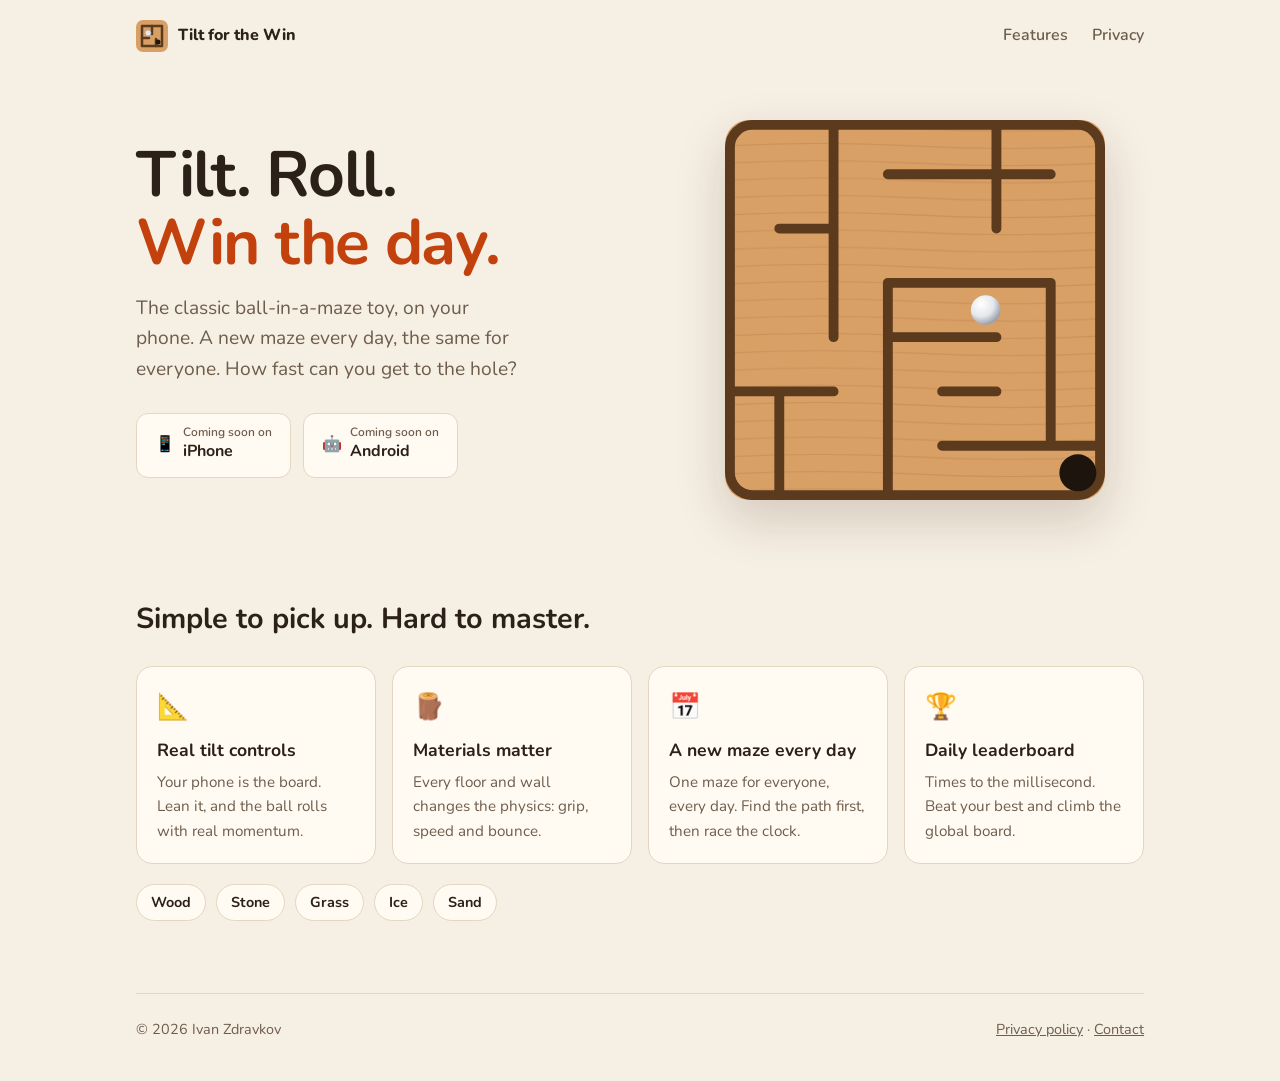
<file: index.html>
<!doctype html>
<html lang="en">
<head>
  <meta charset="utf-8">
  <meta name="viewport" content="width=device-width, initial-scale=1">
  <title>Tilt for the Win — a daily ball-in-a-maze game</title>
  <meta name="description" content="Tilt your phone to roll the ball through the maze. Wood, grass, stone and ice all play differently. A new maze every day and a global daily leaderboard. Coming soon to iOS and Android.">
  <meta property="og:title" content="Tilt for the Win">
  <meta property="og:description" content="The classic ball-in-a-maze toy, reinvented. A new maze every day. Coming soon to iOS and Android.">
  <meta property="og:url" content="https://tilt-for-the-win.zdravkov.dev/">
  <meta property="og:type" content="website">
  <meta name="theme-color" content="#d9a066">
  <link rel="icon" href="favicon.svg" type="image/svg+xml">
  <link rel="preconnect" href="https://fonts.googleapis.com">
  <link rel="preconnect" href="https://fonts.gstatic.com" crossorigin>
  <link href="https://fonts.googleapis.com/css2?family=Nunito:wght@400;600;700;800&display=swap" rel="stylesheet">
  <link rel="stylesheet" href="style.css">
</head>
<body>
  <div class="wrap">
    <header class="site">
      <a class="brand" href="/"><img src="favicon.svg" alt=""> Tilt for the Win</a>
      <nav>
        <a href="#features">Features</a>
        <a href="privacy.html">Privacy</a>
      </nav>
    </header>

    <main>
      <section class="hero">
        <div>
          <h1>Tilt. Roll.<br><span>Win the day.</span></h1>
          <p class="lead">The classic ball-in-a-maze toy, on your phone. A new maze every day, the same for everyone. How fast can you get to the hole?</p>
          <div class="badges" aria-label="Platforms">
            <span class="badge"><span aria-hidden="true">📱</span><span><small>Coming soon on</small>iPhone</span></span>
            <span class="badge"><span aria-hidden="true">🤖</span><span><small>Coming soon on</small>Android</span></span>
          </div>
        </div>

        <div class="board-stage" aria-hidden="true">
          <div class="board">
            <svg viewBox="0 0 308 308" xmlns="http://www.w3.org/2000/svg">
              <defs>
                <pattern id="grain" width="308" height="14" patternUnits="userSpaceOnUse">
                  <rect width="308" height="14" style="fill:var(--wood)"/>
                  <path d="M0 7 Q77 3 154 7 T308 7" style="stroke:var(--wood-dark)" stroke-opacity=".18" fill="none"/>
                </pattern>
                <radialGradient id="ballShade" cx="35%" cy="30%" r="70%">
                  <stop offset="0%" stop-color="#ffffff"/>
                  <stop offset="60%" style="stop-color:var(--ball)"/>
                  <stop offset="100%" style="stop-color:var(--ball-shade)"/>
                </radialGradient>
              </defs>
              <rect width="308" height="308" fill="url(#grain)"/>
              <g style="stroke:var(--wall)" stroke-width="8" stroke-linecap="round" fill="none">
                <rect x="4" y="4" width="300" height="300" rx="18"/>
                <path d="M132 132H264M264 132V264M132 176H220M132 132V220M176 220H220M132 220V304M176 264H304"/>
                <path d="M88 4V176M44 88H88M44 220V304M132 44H264M220 4V88M4 220H88"/>
              </g>
              <circle cx="286" cy="286" r="15" style="fill:var(--hole)"/>
              <circle class="ball" r="12" fill="url(#ballShade)">
                <animateMotion dur="8s" repeatCount="indefinite" calcMode="linear"
                  path="M154 154 H242 V242 H154 V286 H286" keyPoints="0;0;1;1" keyTimes="0;0.05;0.85;1"/>
                <animate attributeName="r" dur="8s" repeatCount="indefinite" values="12;12;7;7" keyTimes="0;0.85;0.92;1"/>
                <animate attributeName="opacity" dur="8s" repeatCount="indefinite" values="1;1;0;0" keyTimes="0;0.85;0.92;1"/>
              </circle>
            </svg>
          </div>
        </div>
      </section>

      <section class="features" id="features">
        <h2>Simple to pick up. Hard to master.</h2>
        <div class="grid">
          <div class="card">
            <div class="icon" aria-hidden="true">📐</div>
            <h3>Real tilt controls</h3>
            <p>Your phone is the board. Lean it, and the ball rolls with real momentum.</p>
          </div>
          <div class="card">
            <div class="icon" aria-hidden="true">🪵</div>
            <h3>Materials matter</h3>
            <p>Every floor and wall changes the physics: grip, speed and bounce.</p>
          </div>
          <div class="card">
            <div class="icon" aria-hidden="true">📅</div>
            <h3>A new maze every day</h3>
            <p>One maze for everyone, every day. Find the path first, then race the clock.</p>
          </div>
          <div class="card">
            <div class="icon" aria-hidden="true">🏆</div>
            <h3>Daily leaderboard</h3>
            <p>Times to the millisecond. Beat your best and climb the global board.</p>
          </div>
        </div>
        <div class="materials" aria-label="Materials">
          <span class="chip">Wood</span><span class="chip">Stone</span><span class="chip">Grass</span><span class="chip">Ice</span><span class="chip">Sand</span>
        </div>
      </section>
    </main>

    <footer class="site">
      <span>© 2026 Ivan Zdravkov</span>
      <span><a href="privacy.html">Privacy policy</a> · <a href="mailto:ivan@zdravkov.dev">Contact</a></span>
    </footer>
  </div>
  <script>
    // Respect reduced-motion: freeze the ball in the centre of the board.
    if (window.matchMedia("(prefers-reduced-motion: reduce)").matches) {
      document.querySelectorAll(".ball animate, .ball animateMotion").forEach(function (a) { a.remove(); });
      var ball = document.querySelector(".ball");
      if (ball) ball.setAttribute("transform", "translate(154 154)");
    }
  </script>
</body>
</html>
</file>
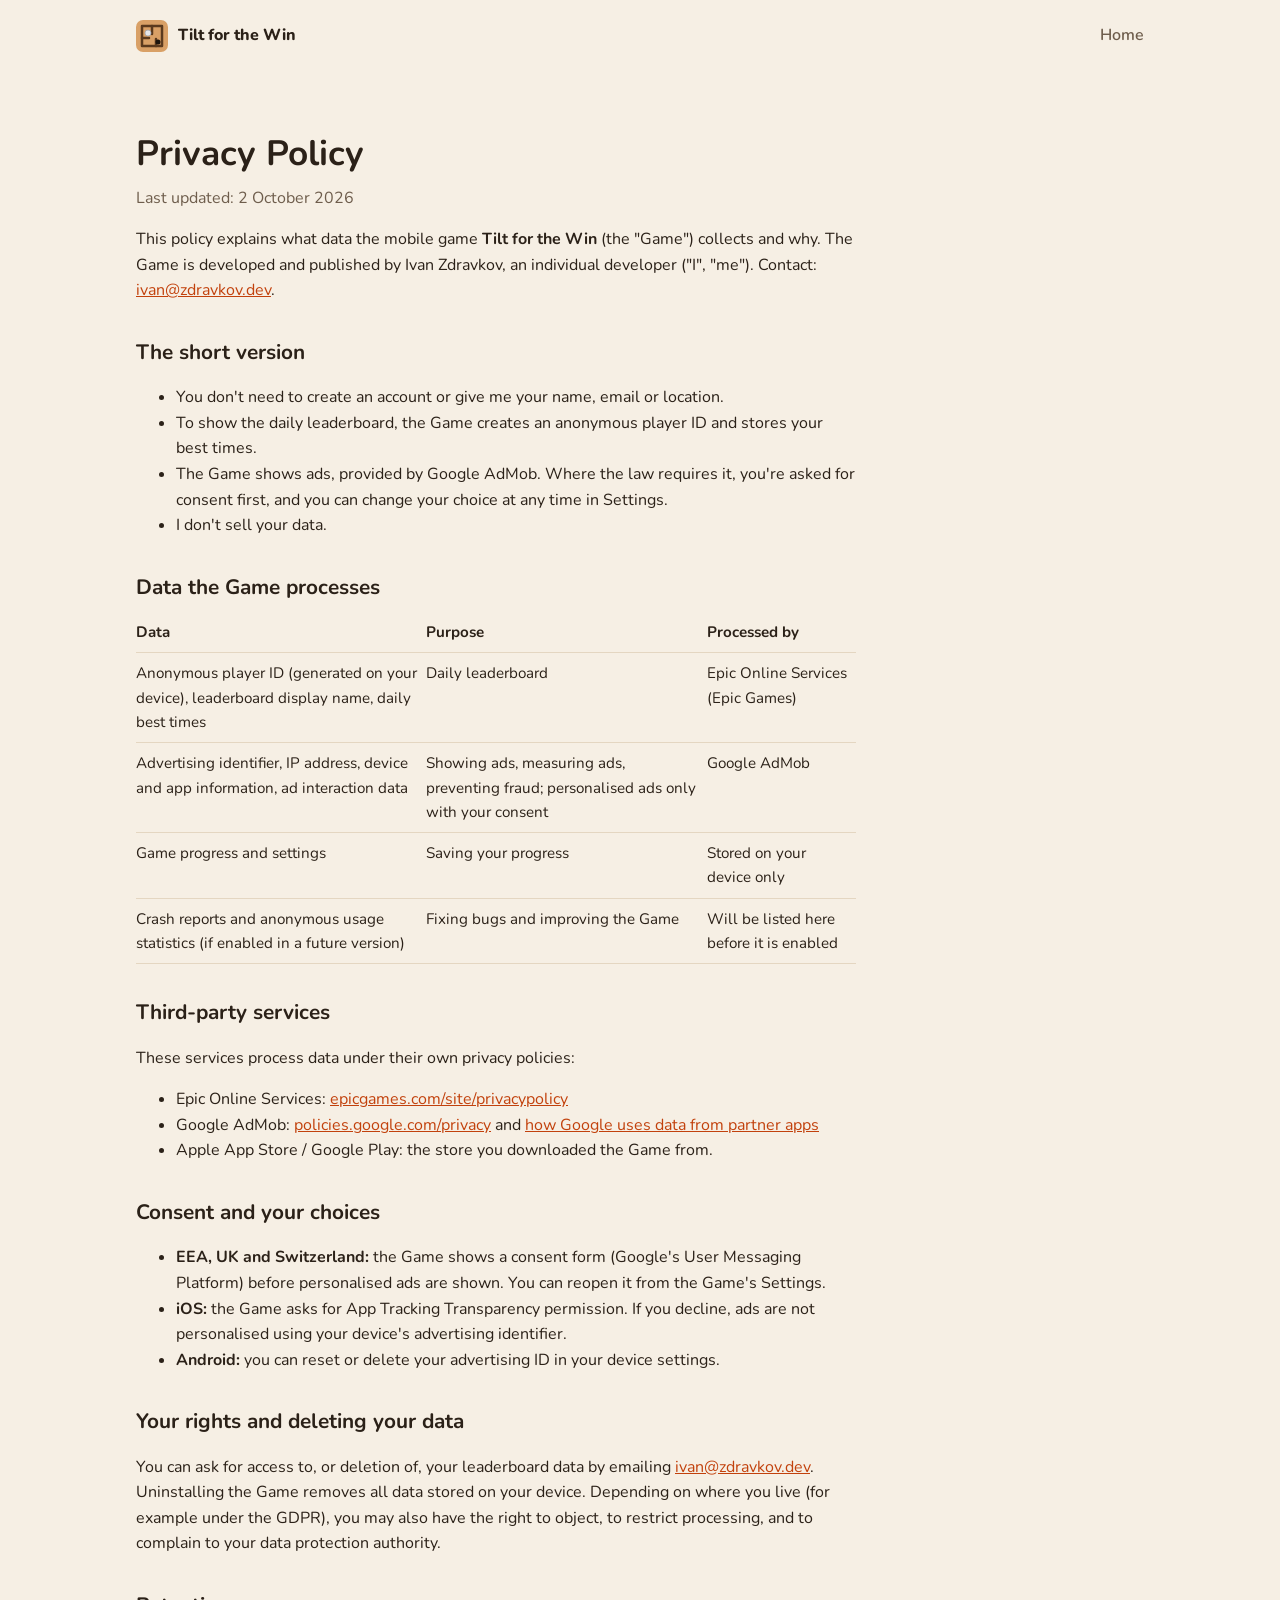
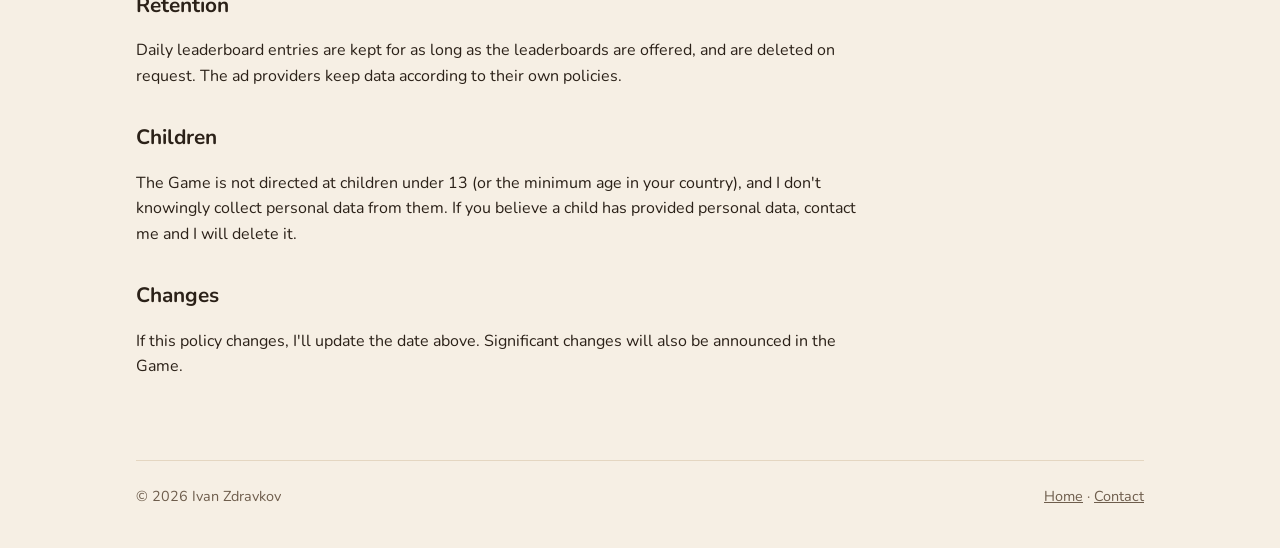
<file: privacy.html>
<!doctype html>
<html lang="en">
<head>
  <meta charset="utf-8">
  <meta name="viewport" content="width=device-width, initial-scale=1">
  <title>Privacy Policy — Tilt for the Win</title>
  <meta name="description" content="Privacy policy for the Tilt for the Win mobile game.">
  <link rel="icon" href="favicon.svg" type="image/svg+xml">
  <link rel="preconnect" href="https://fonts.googleapis.com">
  <link rel="preconnect" href="https://fonts.gstatic.com" crossorigin>
  <link href="https://fonts.googleapis.com/css2?family=Nunito:wght@400;600;700;800&display=swap" rel="stylesheet">
  <link rel="stylesheet" href="style.css">
</head>
<body>
  <div class="wrap">
    <header class="site">
      <a class="brand" href="/"><img src="favicon.svg" alt=""> Tilt for the Win</a>
      <nav><a href="/">Home</a></nav>
    </header>

    <article class="doc">
      <h1>Privacy Policy</h1>
      <p class="meta">Last updated: 2 October 2026</p>

      <p>This policy explains what data the mobile game <strong>Tilt for the Win</strong> (the "Game") collects and why.
        The Game is developed and published by Ivan Zdravkov, an individual developer ("I", "me").
        Contact: <a href="mailto:ivan@zdravkov.dev">ivan@zdravkov.dev</a>.</p>

      <h2>The short version</h2>
      <ul>
        <li>You don't need to create an account or give me your name, email or location.</li>
        <li>To show the daily leaderboard, the Game creates an anonymous player ID and stores your best times.</li>
        <li>The Game shows ads, provided by Google AdMob. Where the law requires it, you're asked for consent first, and you can change your choice at any time in Settings.</li>
        <li>I don't sell your data.</li>
      </ul>

      <h2>Data the Game processes</h2>
      <table>
        <thead><tr><th>Data</th><th>Purpose</th><th>Processed by</th></tr></thead>
        <tbody>
          <tr><td>Anonymous player ID (generated on your device), leaderboard display name, daily best times</td>
              <td>Daily leaderboard</td><td>Epic Online Services (Epic Games)</td></tr>
          <tr><td>Advertising identifier, IP address, device and app information, ad interaction data</td>
              <td>Showing ads, measuring ads, preventing fraud; personalised ads only with your consent</td><td>Google AdMob</td></tr>
          <tr><td>Game progress and settings</td>
              <td>Saving your progress</td><td>Stored on your device only</td></tr>
          <tr><td>Crash reports and anonymous usage statistics (if enabled in a future version)</td>
              <td>Fixing bugs and improving the Game</td><td>Will be listed here before it is enabled</td></tr>
        </tbody>
      </table>

      <h2>Third-party services</h2>
      <p>These services process data under their own privacy policies:</p>
      <ul>
        <li>Epic Online Services: <a href="https://www.epicgames.com/site/privacypolicy">epicgames.com/site/privacypolicy</a></li>
        <li>Google AdMob: <a href="https://policies.google.com/privacy">policies.google.com/privacy</a> and
          <a href="https://policies.google.com/technologies/partner-sites">how Google uses data from partner apps</a></li>
        <li>Apple App Store / Google Play: the store you downloaded the Game from.</li>
      </ul>

      <h2>Consent and your choices</h2>
      <ul>
        <li><strong>EEA, UK and Switzerland:</strong> the Game shows a consent form (Google's User Messaging Platform) before personalised ads are shown. You can reopen it from the Game's Settings.</li>
        <li><strong>iOS:</strong> the Game asks for App Tracking Transparency permission. If you decline, ads are not personalised using your device's advertising identifier.</li>
        <li><strong>Android:</strong> you can reset or delete your advertising ID in your device settings.</li>
      </ul>

      <h2>Your rights and deleting your data</h2>
      <p>You can ask for access to, or deletion of, your leaderboard data by emailing
        <a href="mailto:ivan@zdravkov.dev">ivan@zdravkov.dev</a>. Uninstalling the Game removes all data stored on your device.
        Depending on where you live (for example under the GDPR), you may also have the right to object, to restrict processing, and to complain to your data protection authority.</p>

      <h2>Retention</h2>
      <p>Daily leaderboard entries are kept for as long as the leaderboards are offered, and are deleted on request.
        The ad providers keep data according to their own policies.</p>

      <h2>Children</h2>
      <p>The Game is not directed at children under 13 (or the minimum age in your country), and I don't knowingly collect personal data from them.
        If you believe a child has provided personal data, contact me and I will delete it.</p>

      <h2>Changes</h2>
      <p>If this policy changes, I'll update the date above. Significant changes will also be announced in the Game.</p>
    </article>

    <footer class="site">
      <span>© 2026 Ivan Zdravkov</span>
      <span><a href="/">Home</a> · <a href="mailto:ivan@zdravkov.dev">Contact</a></span>
    </footer>
  </div>
</body>
</html>
</file>
<file: style.css>
:root {
  --bg: #f6efe4;
  --surface: #fffaf2;
  --text: #2b2118;
  --muted: #6e5d4c;
  --accent: #c2410c;
  --accent-text: #ffffff;
  --border: #e4d6c1;
  --wood: #d9a066;
  --wood-dark: #8a5a2b;
  --wall: #5b3a1e;
  --ball: #e5e7eb;
  --ball-shade: #9ca3af;
  --hole: #1c140d;
  --shadow: 0 20px 50px rgba(60, 35, 10, 0.18);
}

@media (prefers-color-scheme: dark) {
  :root {
    --bg: #17120d;
    --surface: #211a13;
    --text: #f3ebe0;
    --muted: #b9a892;
    --accent: #fb923c;
    --accent-text: #1a1009;
    --border: #3a2e22;
    --wood: #b27a45;
    --wood-dark: #6b4421;
    --wall: #3b2410;
    --shadow: 0 20px 50px rgba(0, 0, 0, 0.5);
  }
}

* { box-sizing: border-box; }

html { -webkit-text-size-adjust: 100%; }

body {
  margin: 0;
  background: var(--bg);
  color: var(--text);
  font-family: "Nunito", system-ui, -apple-system, "Segoe UI", Roboto, sans-serif;
  line-height: 1.6;
}

a { color: var(--accent); }

.wrap { max-width: 1040px; margin: 0 auto; padding: 0 16px; }

header.site {
  display: flex; align-items: center; justify-content: space-between;
  padding: 20px 0;
}
.brand { display: flex; align-items: center; gap: 10px; font-weight: 800; color: var(--text); text-decoration: none; }
.brand img { width: 32px; height: 32px; }
nav a { color: var(--muted); text-decoration: none; margin-left: 20px; font-weight: 600; }
nav a:hover { color: var(--text); }

.hero {
  display: grid; grid-template-columns: 1.1fr 1fr; gap: 48px; align-items: center;
  padding: 48px 0 72px;
}
.hero h1 { font-size: clamp(2.4rem, 6vw, 4rem); line-height: 1.05; margin: 0 0 16px; letter-spacing: -0.02em; }
.hero h1 span { color: var(--accent); }
.hero p.lead { font-size: 1.2rem; color: var(--muted); margin: 0 0 28px; max-width: 32ch; }

.badges { display: flex; flex-wrap: wrap; gap: 12px; }
.badge {
  display: inline-flex; align-items: center; gap: 8px;
  padding: 12px 18px; border-radius: 12px; border: 1px solid var(--border);
  background: var(--surface); color: var(--text); font-weight: 700;
}
.badge small { display: block; font-weight: 600; color: var(--muted); font-size: 0.75rem; line-height: 1.1; }

.board-stage { perspective: 900px; display: flex; justify-content: center; }
.board {
  width: min(100%, 380px); aspect-ratio: 1; border-radius: 24px; box-shadow: var(--shadow);
  animation: tilt 8s ease-in-out infinite;
  transform-style: preserve-3d;
}
.board svg { width: 100%; height: 100%; display: block; border-radius: 24px; }

@keyframes tilt {
  0%, 100% { transform: rotateX(0deg) rotateY(0deg); }
  15% { transform: rotateX(0deg) rotateY(9deg); }
  33% { transform: rotateX(-9deg) rotateY(2deg); }
  52% { transform: rotateX(-2deg) rotateY(-9deg); }
  66% { transform: rotateX(-9deg) rotateY(-2deg); }
  82% { transform: rotateX(-2deg) rotateY(9deg); }
}

@media (prefers-reduced-motion: reduce) {
  .board { animation: none; }
}

section.features { padding: 24px 0 72px; }
section h2 { font-size: 1.8rem; margin: 0 0 24px; }
.grid { display: grid; grid-template-columns: repeat(4, 1fr); gap: 16px; }
.card {
  background: var(--surface); border: 1px solid var(--border); border-radius: 16px; padding: 20px;
}
.card .icon { font-size: 1.6rem; }
.card h3 { margin: 8px 0 6px; font-size: 1.1rem; }
.card p { margin: 0; color: var(--muted); font-size: 0.95rem; }

.materials { display: flex; flex-wrap: wrap; gap: 10px; margin-top: 20px; }
.chip { padding: 6px 14px; border-radius: 999px; font-weight: 700; font-size: 0.9rem; border: 1px solid var(--border); background: var(--surface); }

footer.site {
  border-top: 1px solid var(--border); padding: 24px 0 40px; color: var(--muted); font-size: 0.9rem;
  display: flex; flex-wrap: wrap; gap: 12px; justify-content: space-between;
}
footer.site a { color: var(--muted); }

/* Long-form pages (privacy policy) */
article.doc { max-width: 720px; padding: 24px 0 64px; }
article.doc h1 { font-size: 2.2rem; margin-bottom: 4px; }
article.doc .meta { color: var(--muted); margin-top: 0; }
article.doc h2 { font-size: 1.3rem; margin: 32px 0 8px; }
article.doc table { border-collapse: collapse; width: 100%; font-size: 0.95rem; }
article.doc th, article.doc td { text-align: left; border-bottom: 1px solid var(--border); padding: 8px 8px 8px 0; vertical-align: top; }

@media (max-width: 820px) {
  .hero { grid-template-columns: 1fr; gap: 32px; padding: 24px 0 48px; }
  .grid { grid-template-columns: repeat(2, 1fr); }
}
@media (max-width: 480px) {
  .grid { grid-template-columns: 1fr; }
  nav a { margin-left: 14px; }
}
</file>
